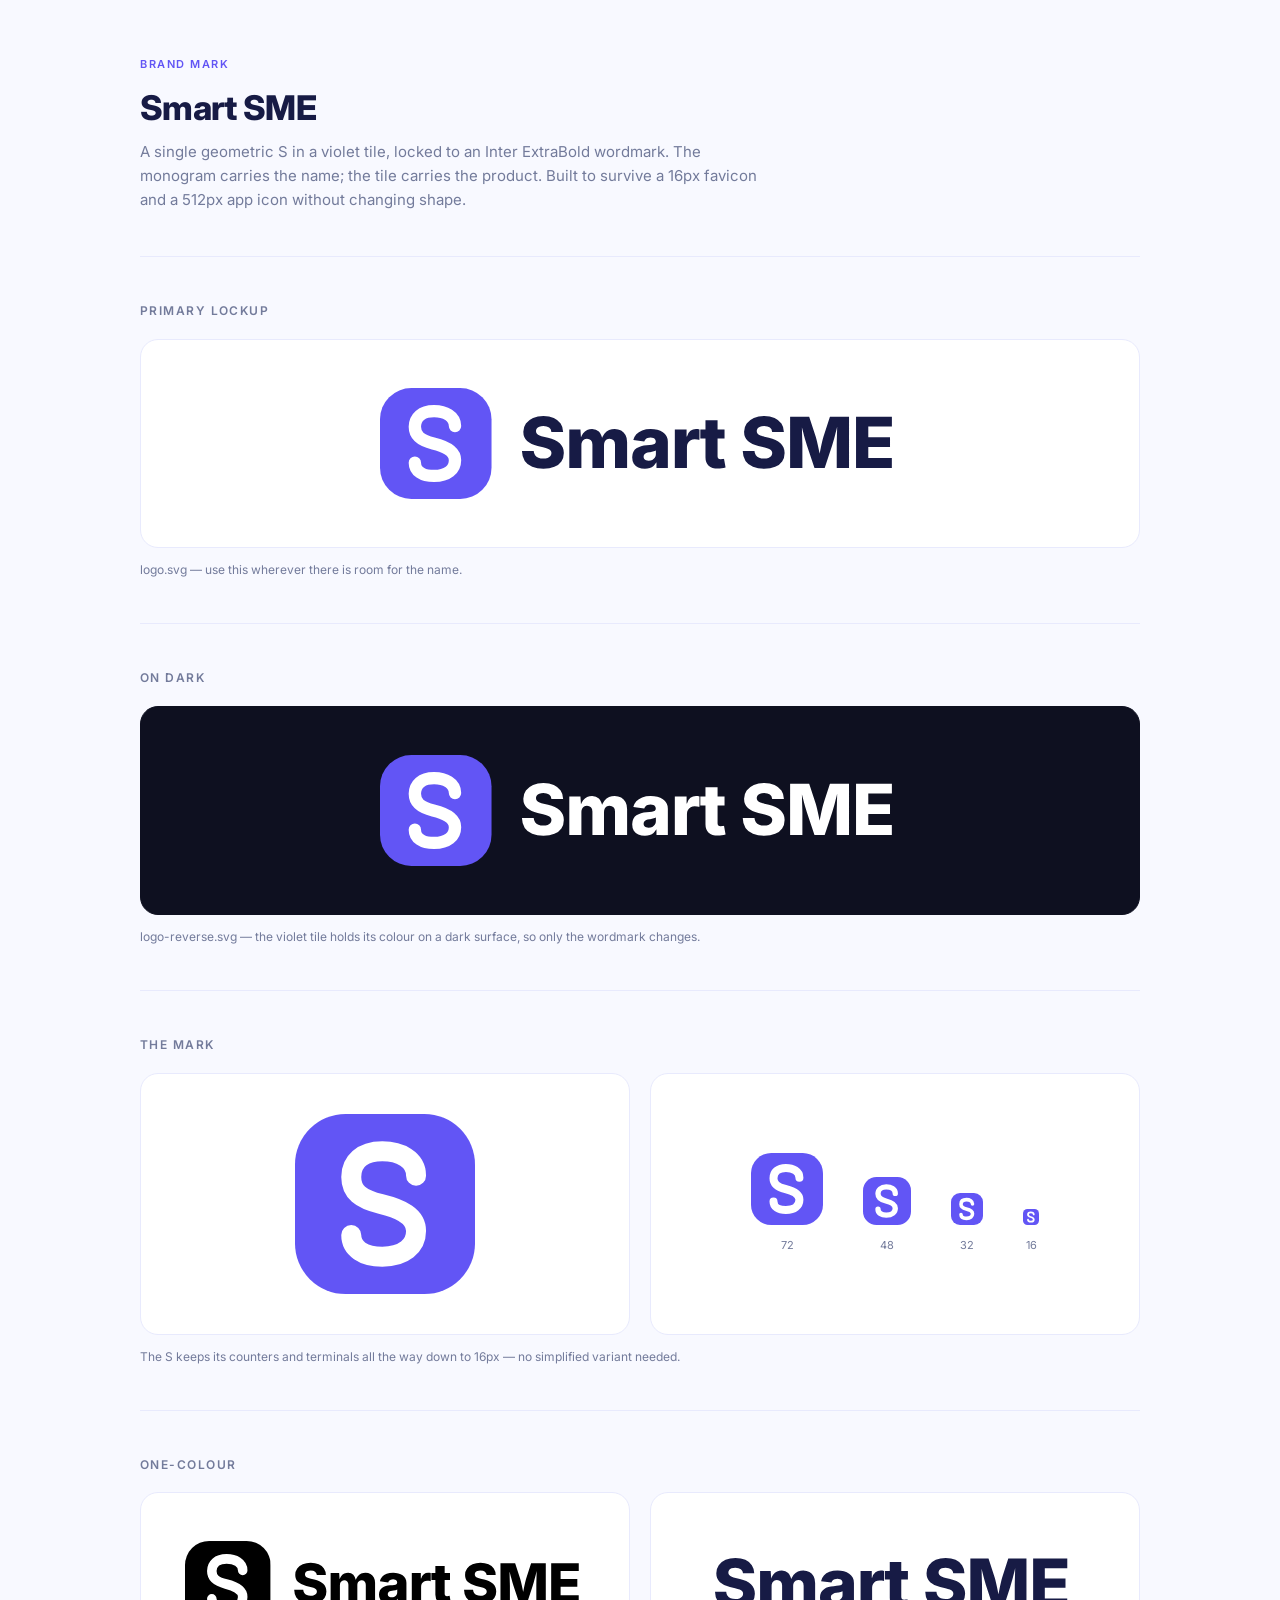
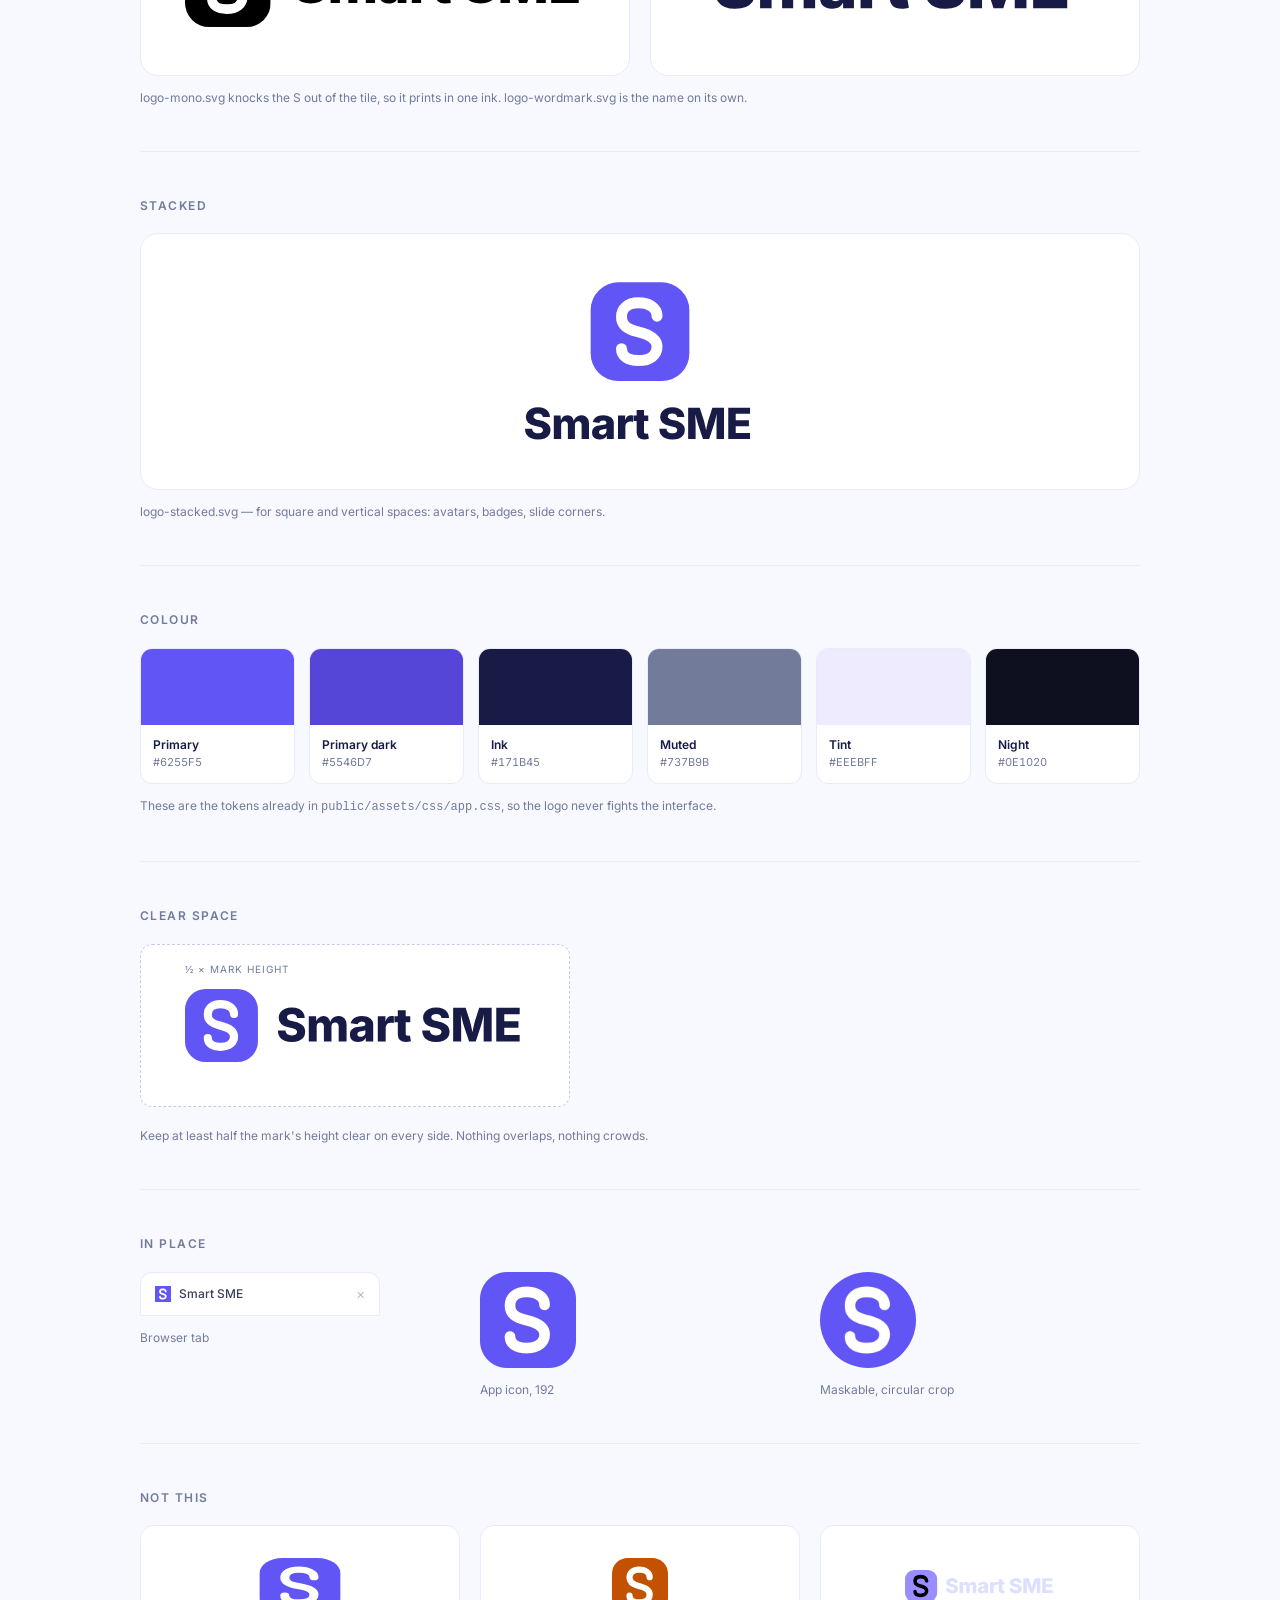
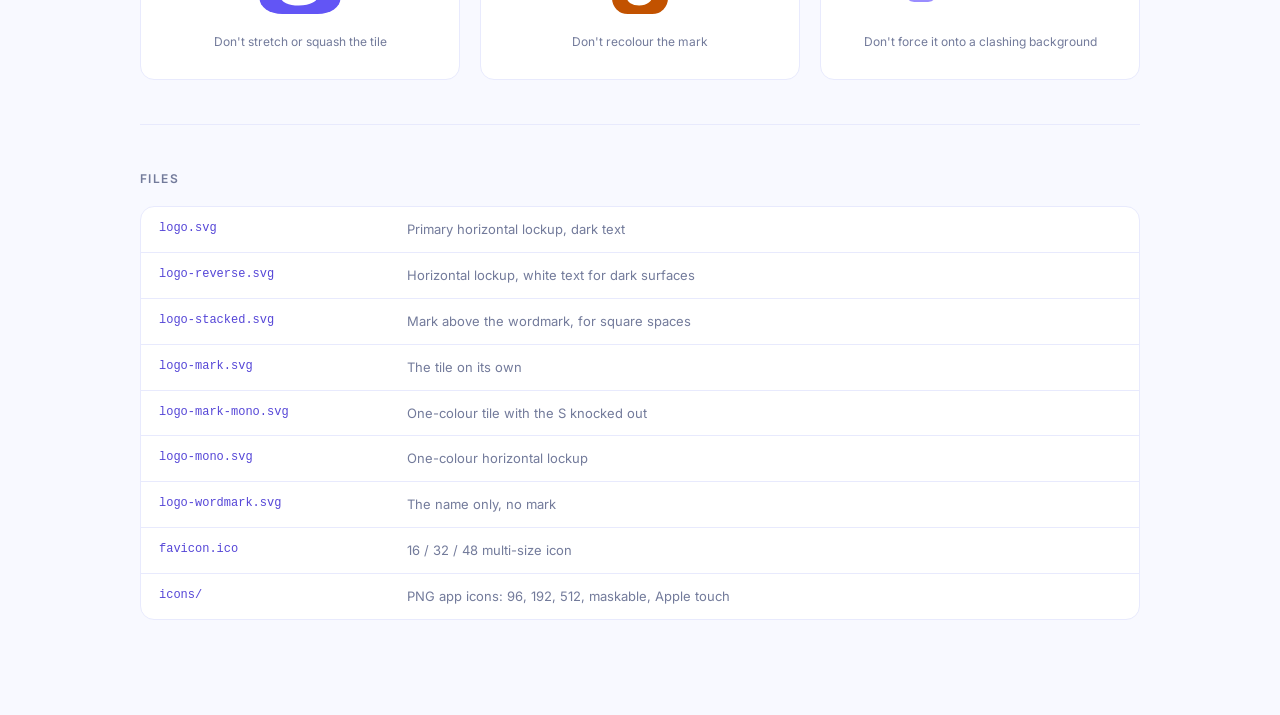
<file: public/assets/brand/index.html>
<!doctype html>
<html lang="en">
<head>
<meta charset="utf-8">
<meta name="viewport" content="width=device-width, initial-scale=1">
<title>Smart SME — brand mark</title>
<link rel="icon" href="favicon.ico">
<link href="https://fonts.googleapis.com/css2?family=Inter:wght@400;500;600;700;800&display=swap" rel="stylesheet">
<style>
  :root {
    --primary: #6255F5; --primary-dark: #5546D7; --primary-light: #EEEBFF;
    --ink: #171B45; --muted: #737B9B; --line: #E8EAFD; --surface: #F8F9FF;
  }
  * { box-sizing: border-box; margin: 0; padding: 0; }
  body {
    font-family: Inter, "Segoe UI", system-ui, sans-serif;
    background: var(--surface); color: var(--ink);
    -webkit-font-smoothing: antialiased; line-height: 1.6;
  }
  .wrap { max-width: 1080px; margin: 0 auto; padding: 56px 40px 96px; }
  .eyebrow {
    font-size: 11px; font-weight: 600; letter-spacing: .14em; text-transform: uppercase;
    color: var(--primary); margin-bottom: 14px;
  }
  h1 { font-size: 34px; font-weight: 800; letter-spacing: -.02em; line-height: 1.2; }
  .lede { color: var(--muted); font-size: 15px; margin-top: 12px; max-width: 620px; }
  .rule { height: 1px; background: var(--line); margin: 44px 0; }
  h2 {
    font-size: 12px; font-weight: 600; letter-spacing: .12em; text-transform: uppercase;
    color: var(--muted); margin-bottom: 18px;
  }
  .card {
    background: #fff; border: 1px solid var(--line); border-radius: 18px;
    padding: 48px 40px; display: flex; align-items: center; justify-content: center;
  }
  .card.dark { background: #0E1020; border-color: #0E1020; }
  .card img { display: block; }
  .grid2 { display: grid; grid-template-columns: 1fr 1fr; gap: 20px; }
  .grid3 { display: grid; grid-template-columns: repeat(3, 1fr); gap: 20px; }
  .pad { padding: 40px 32px; }
  .cap { font-size: 12px; color: var(--muted); margin-top: 12px; }
  .sizes { display: flex; align-items: flex-end; gap: 40px; flex-wrap: wrap; }
  .sizes figure { text-align: center; }
  .sizes img { display: block; margin: 0 auto; }
  .sizes figcaption { font-size: 11px; color: var(--muted); margin-top: 12px; }
  .swatches { display: grid; grid-template-columns: repeat(6, 1fr); gap: 14px; }
  .sw { border-radius: 12px; overflow: hidden; border: 1px solid var(--line); background: #fff; }
  .sw .chip { height: 76px; }
  .sw .meta { padding: 10px 12px 12px; }
  .sw .name { font-size: 12px; font-weight: 600; }
  .sw .hex { font-size: 11px; color: var(--muted); font-variant-numeric: tabular-nums; }
  .clearspace {
    position: relative; display: inline-block; padding: 44px; background: #fff;
    border: 1px dashed #C9CCE8; border-radius: 12px;
  }
  .clearspace img { display: block; }
  .clearspace span {
    position: absolute; font-size: 10px; letter-spacing: .1em; text-transform: uppercase;
    color: var(--muted);
  }
  .tab { background: #fff; border: 1px solid var(--line); border-radius: 12px 12px 0 0; padding: 10px 14px; display: flex; align-items: center; gap: 8px; width: 240px; }
  .tab img { width: 16px; height: 16px; }
  .tab b { font-size: 12px; font-weight: 500; color: #3b3f5c; }
  .tab .x { margin-left: auto; color: #b9bcd6; font-size: 14px; }
  .donts { display: grid; grid-template-columns: repeat(3, 1fr); gap: 20px; }
  .dont { background: #fff; border: 1px solid var(--line); border-radius: 14px; padding: 28px 20px; text-align: center; }
  .dont .stage { height: 64px; display: flex; align-items: center; justify-content: center; margin-bottom: 14px; }
  .dont p { font-size: 12px; color: var(--muted); }
  .files { border: 1px solid var(--line); border-radius: 14px; overflow: hidden; background: #fff; }
  .files div { display: flex; gap: 18px; padding: 12px 18px; border-top: 1px solid var(--line); font-size: 13px; }
  .files div:first-child { border-top: 0; }
  .files code { font-family: ui-monospace, Consolas, monospace; font-size: 12px; color: var(--primary-dark); min-width: 230px; }
  .files span { color: var(--muted); }
  @media (max-width: 820px) {
    .grid2, .grid3, .donts { grid-template-columns: 1fr; }
    .swatches { grid-template-columns: repeat(3, 1fr); }
    .wrap { padding: 32px 20px 64px; }
  }
</style>
</head>
<body>
<div class="wrap">

  <div class="eyebrow">Brand mark</div>
  <h1>Smart SME</h1>
  <p class="lede">A single geometric S in a violet tile, locked to an Inter ExtraBold wordmark.
     The monogram carries the name; the tile carries the product. Built to survive a 16px
     favicon and a 512px app icon without changing shape.</p>

  <div class="rule"></div>

  <h2>Primary lockup</h2>
  <div class="card"><img src="[data-uri]" alt="Smart SME" style="width:520px"></div>
  <p class="cap">logo.svg — use this wherever there is room for the name.</p>

  <div class="rule"></div>

  <h2>On dark</h2>
  <div class="card dark"><img src="[data-uri]" alt="Smart SME" style="width:520px"></div>
  <p class="cap">logo-reverse.svg — the violet tile holds its colour on a dark surface, so only the wordmark changes.</p>

  <div class="rule"></div>

  <h2>The mark</h2>
  <div class="grid2">
    <div class="card pad"><img src="[data-uri]" alt="" style="width:180px"></div>
    <div class="card pad">
      <div class="sizes">
        <figure><img src="[data-uri]" style="width:72px"><figcaption>72</figcaption></figure>
        <figure><img src="[data-uri]" style="width:48px"><figcaption>48</figcaption></figure>
        <figure><img src="[data-uri]" style="width:32px"><figcaption>32</figcaption></figure>
        <figure><img src="[data-uri]" style="width:16px"><figcaption>16</figcaption></figure>
      </div>
    </div>
  </div>
  <p class="cap">The S keeps its counters and terminals all the way down to 16px — no simplified variant needed.</p>

  <div class="rule"></div>

  <h2>One-colour</h2>
  <div class="grid2">
    <div class="card"><img src="[data-uri]" alt="Smart SME" style="width:400px"></div>
    <div class="card"><img src="[data-uri]" alt="Smart SME" style="width:360px"></div>
  </div>
  <p class="cap">logo-mono.svg knocks the S out of the tile, so it prints in one ink. logo-wordmark.svg is the name on its own.</p>

  <div class="rule"></div>

  <h2>Stacked</h2>
  <div class="card"><img src="[data-uri]" alt="Smart SME" style="width:230px"></div>
  <p class="cap">logo-stacked.svg — for square and vertical spaces: avatars, badges, slide corners.</p>

  <div class="rule"></div>

  <h2>Colour</h2>
  <div class="swatches">
    <div class="sw"><div class="chip" style="background:#6255F5"></div><div class="meta"><div class="name">Primary</div><div class="hex">#6255F5</div></div></div>
    <div class="sw"><div class="chip" style="background:#5546D7"></div><div class="meta"><div class="name">Primary dark</div><div class="hex">#5546D7</div></div></div>
    <div class="sw"><div class="chip" style="background:#171B45"></div><div class="meta"><div class="name">Ink</div><div class="hex">#171B45</div></div></div>
    <div class="sw"><div class="chip" style="background:#737B9B"></div><div class="meta"><div class="name">Muted</div><div class="hex">#737B9B</div></div></div>
    <div class="sw"><div class="chip" style="background:#EEEBFF"></div><div class="meta"><div class="name">Tint</div><div class="hex">#EEEBFF</div></div></div>
    <div class="sw"><div class="chip" style="background:#0E1020"></div><div class="meta"><div class="name">Night</div><div class="hex">#0E1020</div></div></div>
  </div>
  <p class="cap">These are the tokens already in <code>public/assets/css/app.css</code>, so the logo never fights the interface.</p>

  <div class="rule"></div>

  <h2>Clear space</h2>
  <div class="clearspace">
    <span style="left:44px;top:16px">½ × mark height</span>
    <img src="[data-uri]" alt="" style="width:340px">
  </div>
  <p class="cap">Keep at least half the mark's height clear on every side. Nothing overlaps, nothing crowds.</p>

  <div class="rule"></div>

  <h2>In place</h2>
  <div class="grid3">
    <div>
      <div class="tab"><img src="icons/favicon-32.png" alt=""><b>Smart SME</b><span class="x">×</span></div>
      <p class="cap">Browser tab</p>
    </div>
    <div>
      <img src="icons/icon-192.png" alt="" style="width:96px;border-radius:20px;display:block">
      <p class="cap">App icon, 192</p>
    </div>
    <div>
      <img src="icons/icon-maskable-512.png" alt="" style="width:96px;border-radius:50%;display:block">
      <p class="cap">Maskable, circular crop</p>
    </div>
  </div>

  <div class="rule"></div>

  <h2>Not this</h2>
  <div class="donts">
    <div class="dont">
      <div class="stage"><img src="[data-uri]" style="width:56px;transform:scaleX(1.45)"></div>
      <p>Don't stretch or squash the tile</p>
    </div>
    <div class="dont">
      <div class="stage"><img src="[data-uri]" style="width:56px;filter:hue-rotate(140deg)"></div>
      <p>Don't recolour the mark</p>
    </div>
    <div class="dont">
      <div class="stage"><img src="[data-uri]" style="width:150px;filter:invert(1) hue-rotate(180deg)"></div>
      <p>Don't force it onto a clashing background</p>
    </div>
  </div>

  <div class="rule"></div>

  <h2>Files</h2>
  <div class="files">
    <div><code>logo.svg</code><span>Primary horizontal lockup, dark text</span></div>
    <div><code>logo-reverse.svg</code><span>Horizontal lockup, white text for dark surfaces</span></div>
    <div><code>logo-stacked.svg</code><span>Mark above the wordmark, for square spaces</span></div>
    <div><code>logo-mark.svg</code><span>The tile on its own</span></div>
    <div><code>logo-mark-mono.svg</code><span>One-colour tile with the S knocked out</span></div>
    <div><code>logo-mono.svg</code><span>One-colour horizontal lockup</span></div>
    <div><code>logo-wordmark.svg</code><span>The name only, no mark</span></div>
    <div><code>favicon.ico</code><span>16 / 32 / 48 multi-size icon</span></div>
    <div><code>icons/</code><span>PNG app icons: 96, 192, 512, maskable, Apple touch</span></div>
  </div>

</div>
</body>
</html>
</file>
